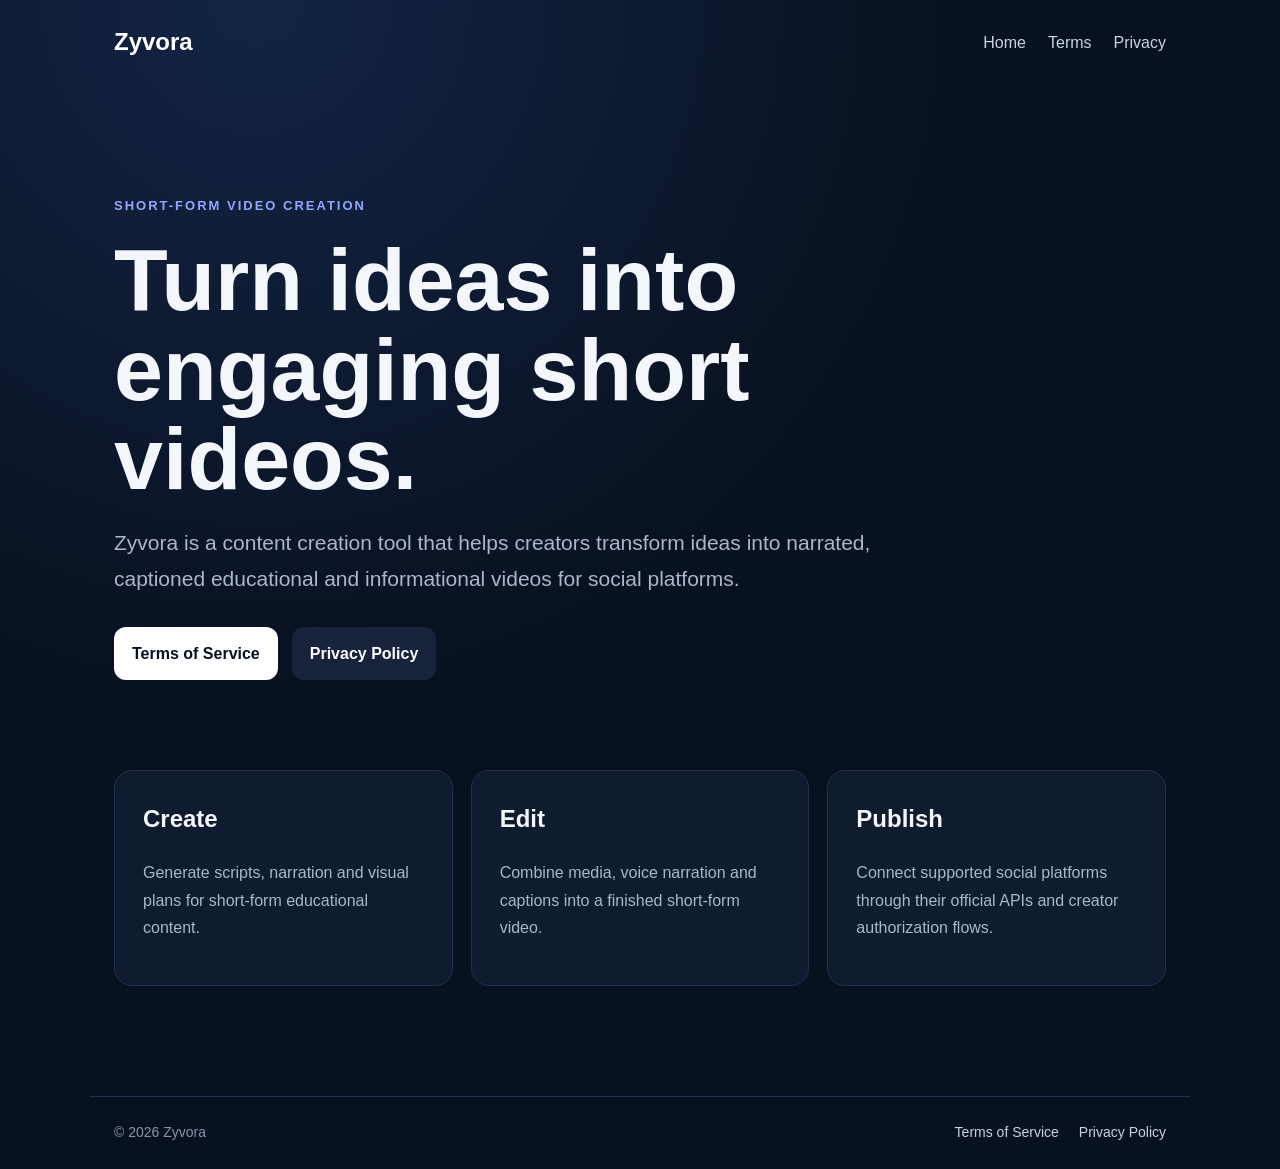
<file: index.html>
<!doctype html>
<html lang="en">
<head>
<meta charset="utf-8"><meta name="viewport" content="width=device-width,initial-scale=1">
<title>Zyvora — Short-Form Video Creation</title>
<meta name="description" content="Zyvora helps creators turn ideas into short-form educational videos.">
<link rel="stylesheet" href="styles.css">
</head>
<body>
<header class="nav"><a class="logo" href="index.html">Zyvora</a><nav><a href="index.html">Home</a><a href="terms.html">Terms</a><a href="privacy.html">Privacy</a></nav></header>
<main>
<section class="hero"><div class="eyebrow">SHORT-FORM VIDEO CREATION</div><h1>Turn ideas into engaging short videos.</h1><p>Zyvora is a content creation tool that helps creators transform ideas into narrated, captioned educational and informational videos for social platforms.</p><div class="actions"><a class="btn" href="terms.html">Terms of Service</a><a class="btn ghost" href="privacy.html">Privacy Policy</a></div></section>
<section class="cards">
<article><h2>Create</h2><p>Generate scripts, narration and visual plans for short-form educational content.</p></article>
<article><h2>Edit</h2><p>Combine media, voice narration and captions into a finished short-form video.</p></article>
<article><h2>Publish</h2><p>Connect supported social platforms through their official APIs and creator authorization flows.</p></article>
</section>
</main>
<footer><span>© 2026 Zyvora</span><div><a href="terms.html">Terms of Service</a><a href="privacy.html">Privacy Policy</a></div></footer>
</body></html>
</file>
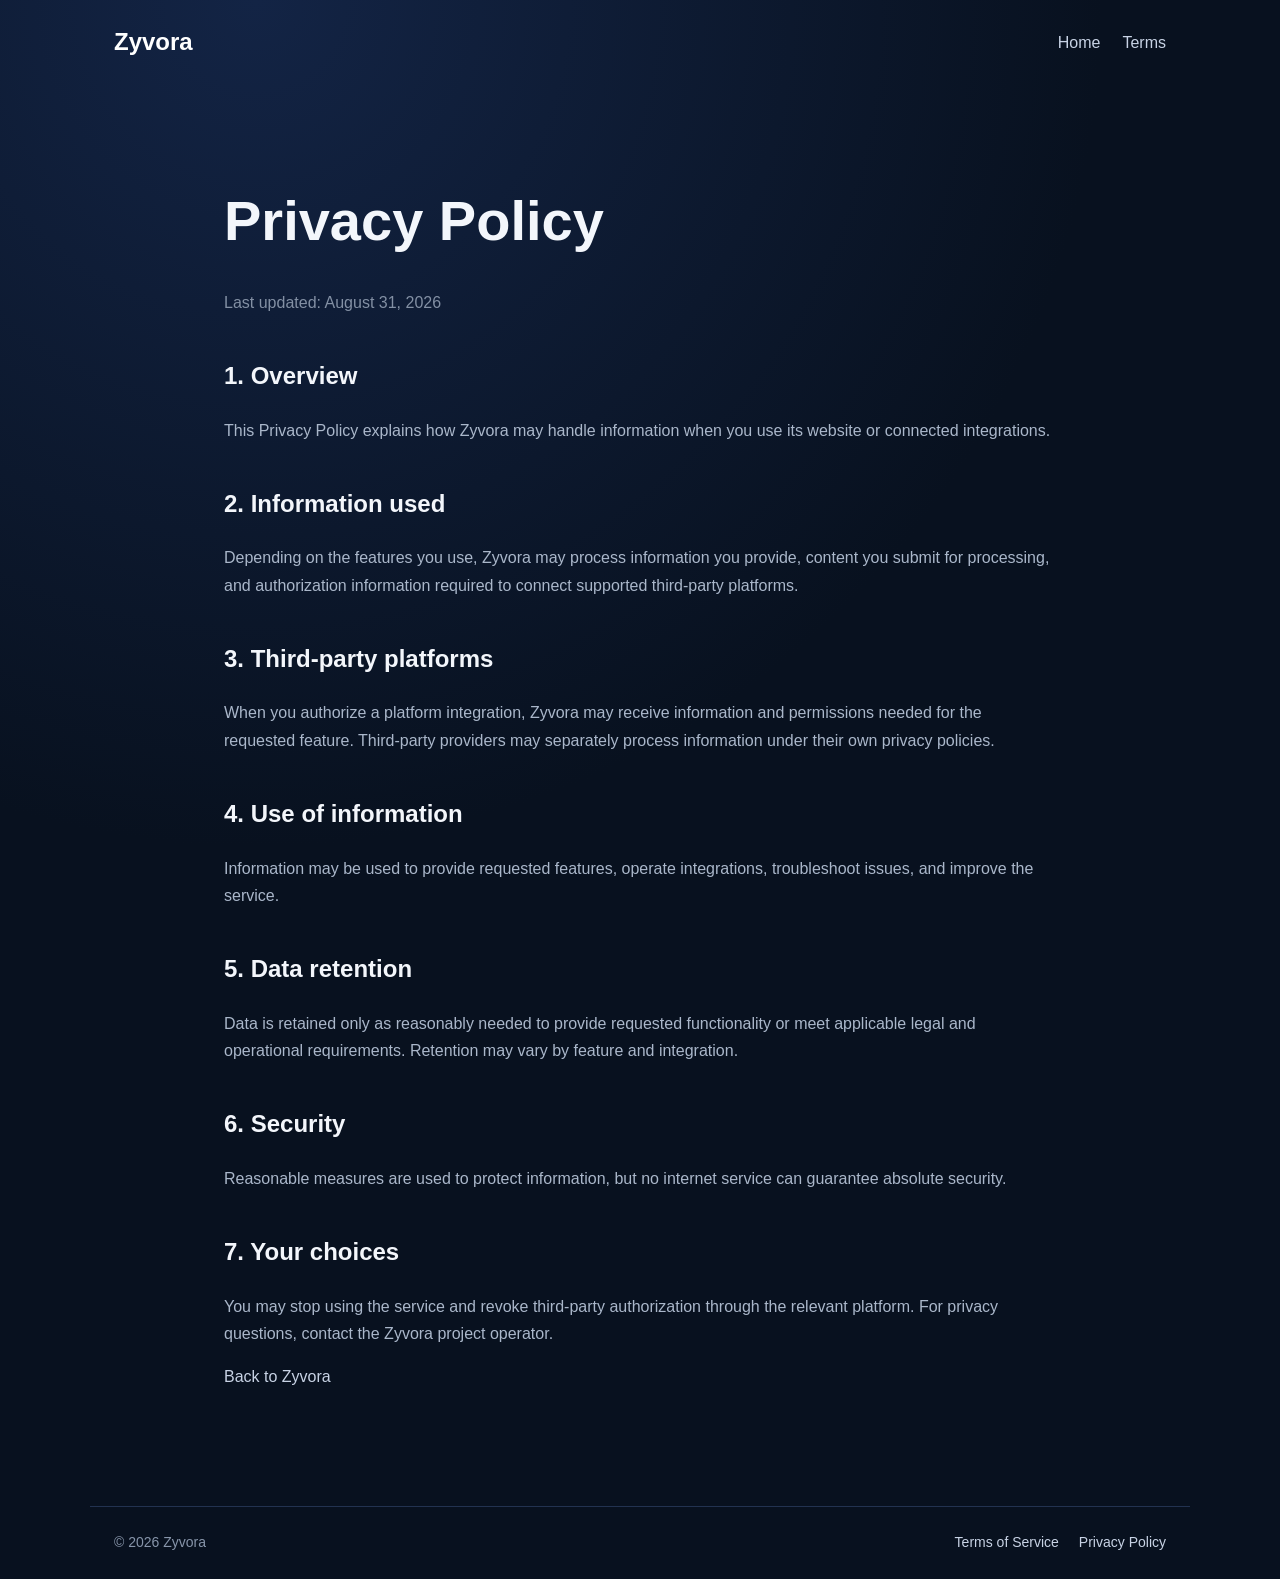
<file: privacy.html>
<!doctype html><html lang="en"><head><meta charset="utf-8"><meta name="viewport" content="width=device-width,initial-scale=1"><title>Privacy Policy — Zyvora</title><link rel="stylesheet" href="styles.css"></head><body>
<header class="nav"><a class="logo" href="index.html">Zyvora</a><nav><a href="index.html">Home</a><a href="terms.html">Terms</a></nav></header>
<main class="legal"><h1>Privacy Policy</h1><p class="muted">Last updated: August 31, 2026</p>
<h2>1. Overview</h2><p>This Privacy Policy explains how Zyvora may handle information when you use its website or connected integrations.</p>
<h2>2. Information used</h2><p>Depending on the features you use, Zyvora may process information you provide, content you submit for processing, and authorization information required to connect supported third-party platforms.</p>
<h2>3. Third-party platforms</h2><p>When you authorize a platform integration, Zyvora may receive information and permissions needed for the requested feature. Third-party providers may separately process information under their own privacy policies.</p>
<h2>4. Use of information</h2><p>Information may be used to provide requested features, operate integrations, troubleshoot issues, and improve the service.</p>
<h2>5. Data retention</h2><p>Data is retained only as reasonably needed to provide requested functionality or meet applicable legal and operational requirements. Retention may vary by feature and integration.</p>
<h2>6. Security</h2><p>Reasonable measures are used to protect information, but no internet service can guarantee absolute security.</p>
<h2>7. Your choices</h2><p>You may stop using the service and revoke third-party authorization through the relevant platform. For privacy questions, contact the Zyvora project operator.</p>
<p><a href="index.html">Back to Zyvora</a></p></main>
<footer><span>© 2026 Zyvora</span><div><a href="terms.html">Terms of Service</a><a href="privacy.html">Privacy Policy</a></div></footer></body></html>
</file>
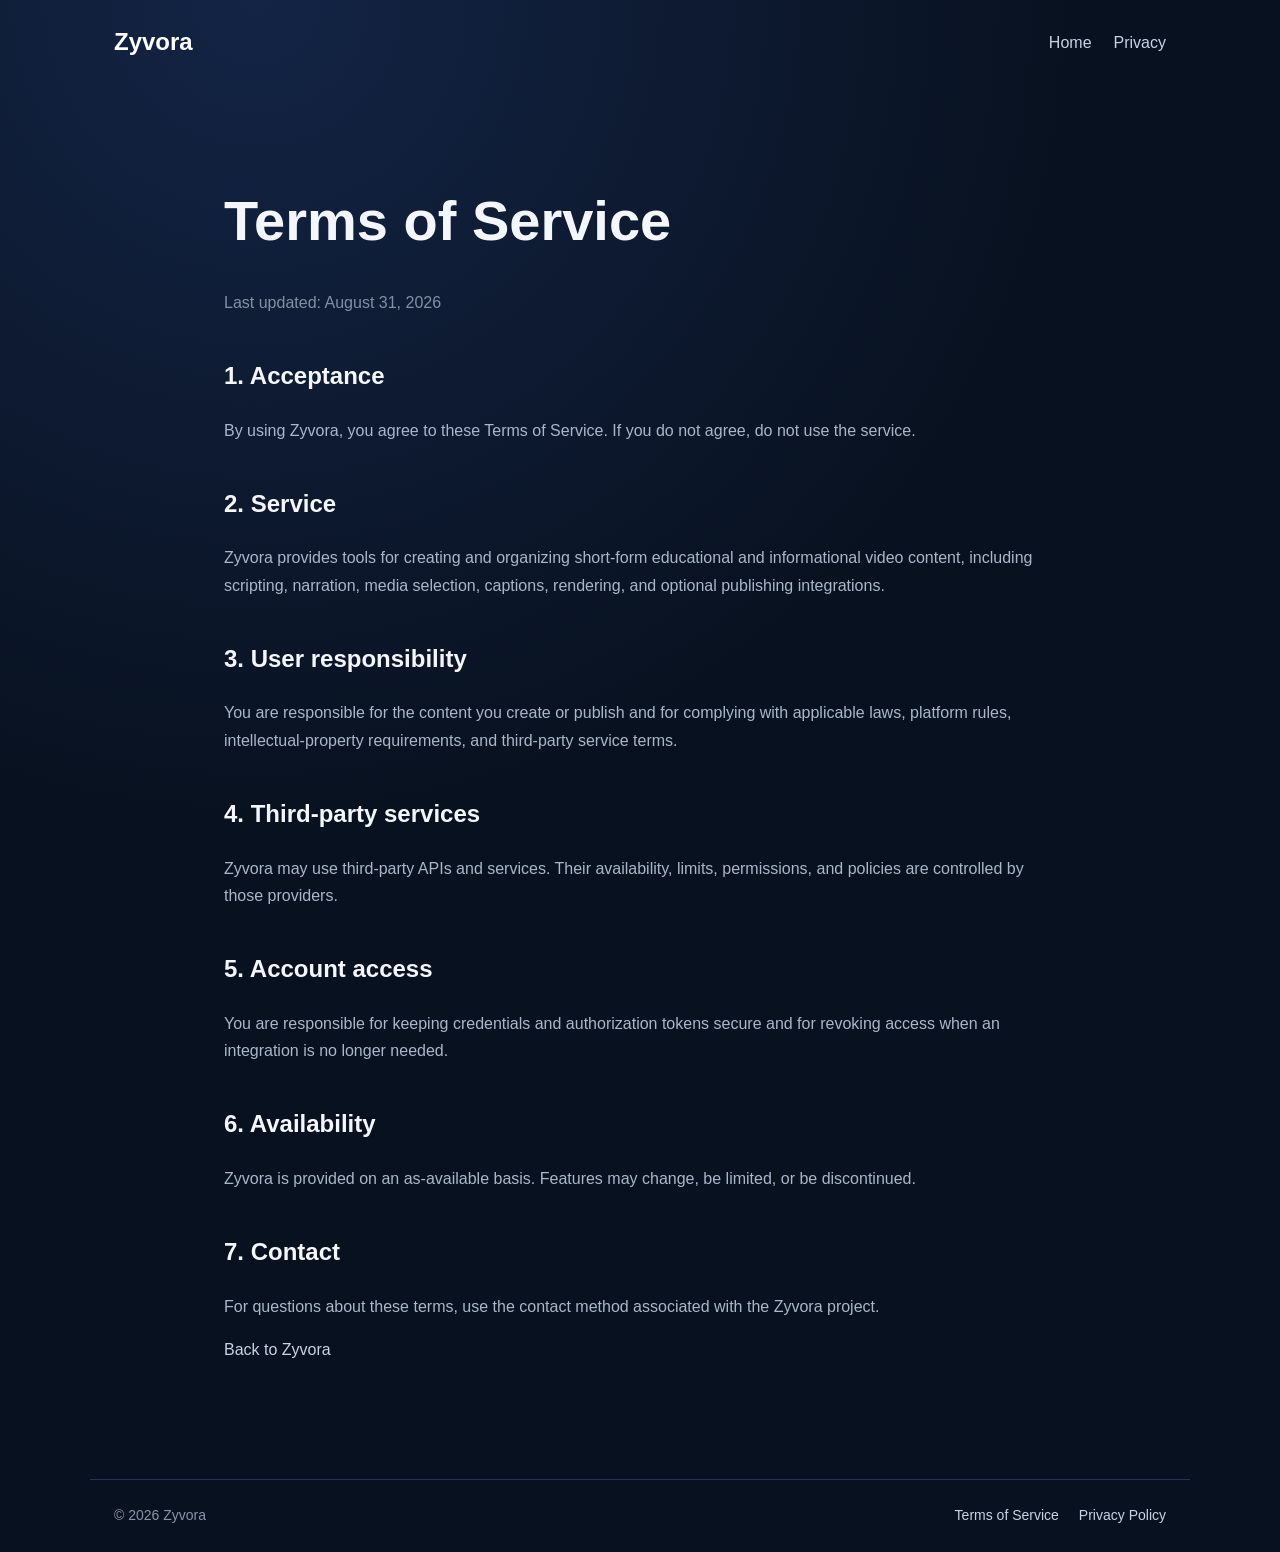
<file: terms.html>
<!doctype html><html lang="en"><head><meta charset="utf-8"><meta name="viewport" content="width=device-width,initial-scale=1"><title>Terms of Service — Zyvora</title><link rel="stylesheet" href="styles.css"></head><body>
<header class="nav"><a class="logo" href="index.html">Zyvora</a><nav><a href="index.html">Home</a><a href="privacy.html">Privacy</a></nav></header>
<main class="legal"><h1>Terms of Service</h1><p class="muted">Last updated: August 31, 2026</p>
<h2>1. Acceptance</h2><p>By using Zyvora, you agree to these Terms of Service. If you do not agree, do not use the service.</p>
<h2>2. Service</h2><p>Zyvora provides tools for creating and organizing short-form educational and informational video content, including scripting, narration, media selection, captions, rendering, and optional publishing integrations.</p>
<h2>3. User responsibility</h2><p>You are responsible for the content you create or publish and for complying with applicable laws, platform rules, intellectual-property requirements, and third-party service terms.</p>
<h2>4. Third-party services</h2><p>Zyvora may use third-party APIs and services. Their availability, limits, permissions, and policies are controlled by those providers.</p>
<h2>5. Account access</h2><p>You are responsible for keeping credentials and authorization tokens secure and for revoking access when an integration is no longer needed.</p>
<h2>6. Availability</h2><p>Zyvora is provided on an as-available basis. Features may change, be limited, or be discontinued.</p>
<h2>7. Contact</h2><p>For questions about these terms, use the contact method associated with the Zyvora project.</p>
<p><a href="index.html">Back to Zyvora</a></p></main>
<footer><span>© 2026 Zyvora</span><div><a href="terms.html">Terms of Service</a><a href="privacy.html">Privacy Policy</a></div></footer></body></html>
</file>
<file: styles.css>
:root{--bg:#08111f;--panel:#101c31;--line:#223250;--text:#f3f6fb;--muted:#aab7ca;--accent:#91a7ff}*{box-sizing:border-box}body{margin:0;font-family:Inter,Segoe UI,Arial,sans-serif;background:radial-gradient(circle at 20% 0%,#132445 0,#08111f 45%);color:var(--text);line-height:1.7}.nav{max-width:1100px;margin:auto;padding:22px 24px;display:flex;justify-content:space-between;align-items:center}.logo{color:#fff;text-decoration:none;font-weight:800;font-size:24px}.nav nav{display:flex;gap:22px}.nav nav a,footer a,.legal a{color:#c8d3e5;text-decoration:none}.hero{max-width:1100px;margin:auto;padding:110px 24px 90px}.eyebrow{color:var(--accent);font-size:13px;font-weight:800;letter-spacing:2px}.hero h1{max-width:820px;font-size:clamp(48px,8vw,88px);line-height:1.02;margin:18px 0}.hero p{max-width:760px;font-size:21px;color:var(--muted)}.actions{display:flex;gap:14px;margin-top:30px;flex-wrap:wrap}.btn{display:inline-block;background:#fff;color:#08111f;text-decoration:none;padding:13px 18px;border-radius:12px;font-weight:800}.btn.ghost{background:#17243b;color:#fff}.cards{max-width:1100px;margin:auto;padding:0 24px 110px;display:grid;grid-template-columns:repeat(3,1fr);gap:18px}.cards article{background:rgba(16,28,49,.9);border:1px solid var(--line);border-radius:18px;padding:28px}.cards h2{margin-top:0}.cards p{color:var(--muted)}.legal{max-width:880px;margin:auto;padding:70px 24px 100px}.legal h1{font-size:56px;line-height:1.05}.legal h2{margin-top:40px}.legal p{color:var(--muted)}.muted{color:#8390a4!important}footer{max-width:1100px;margin:auto;border-top:1px solid var(--line);padding:24px;display:flex;justify-content:space-between;gap:20px;color:#8795aa;font-size:14px}footer div{display:flex;gap:20px}@media(max-width:800px){.cards{grid-template-columns:1fr}.hero{padding-top:70px}.hero h1{font-size:56px}footer,.nav{padding-left:18px;padding-right:18px}footer{flex-direction:column}.nav nav{gap:12px}.nav nav a{font-size:14px}}
</file>
